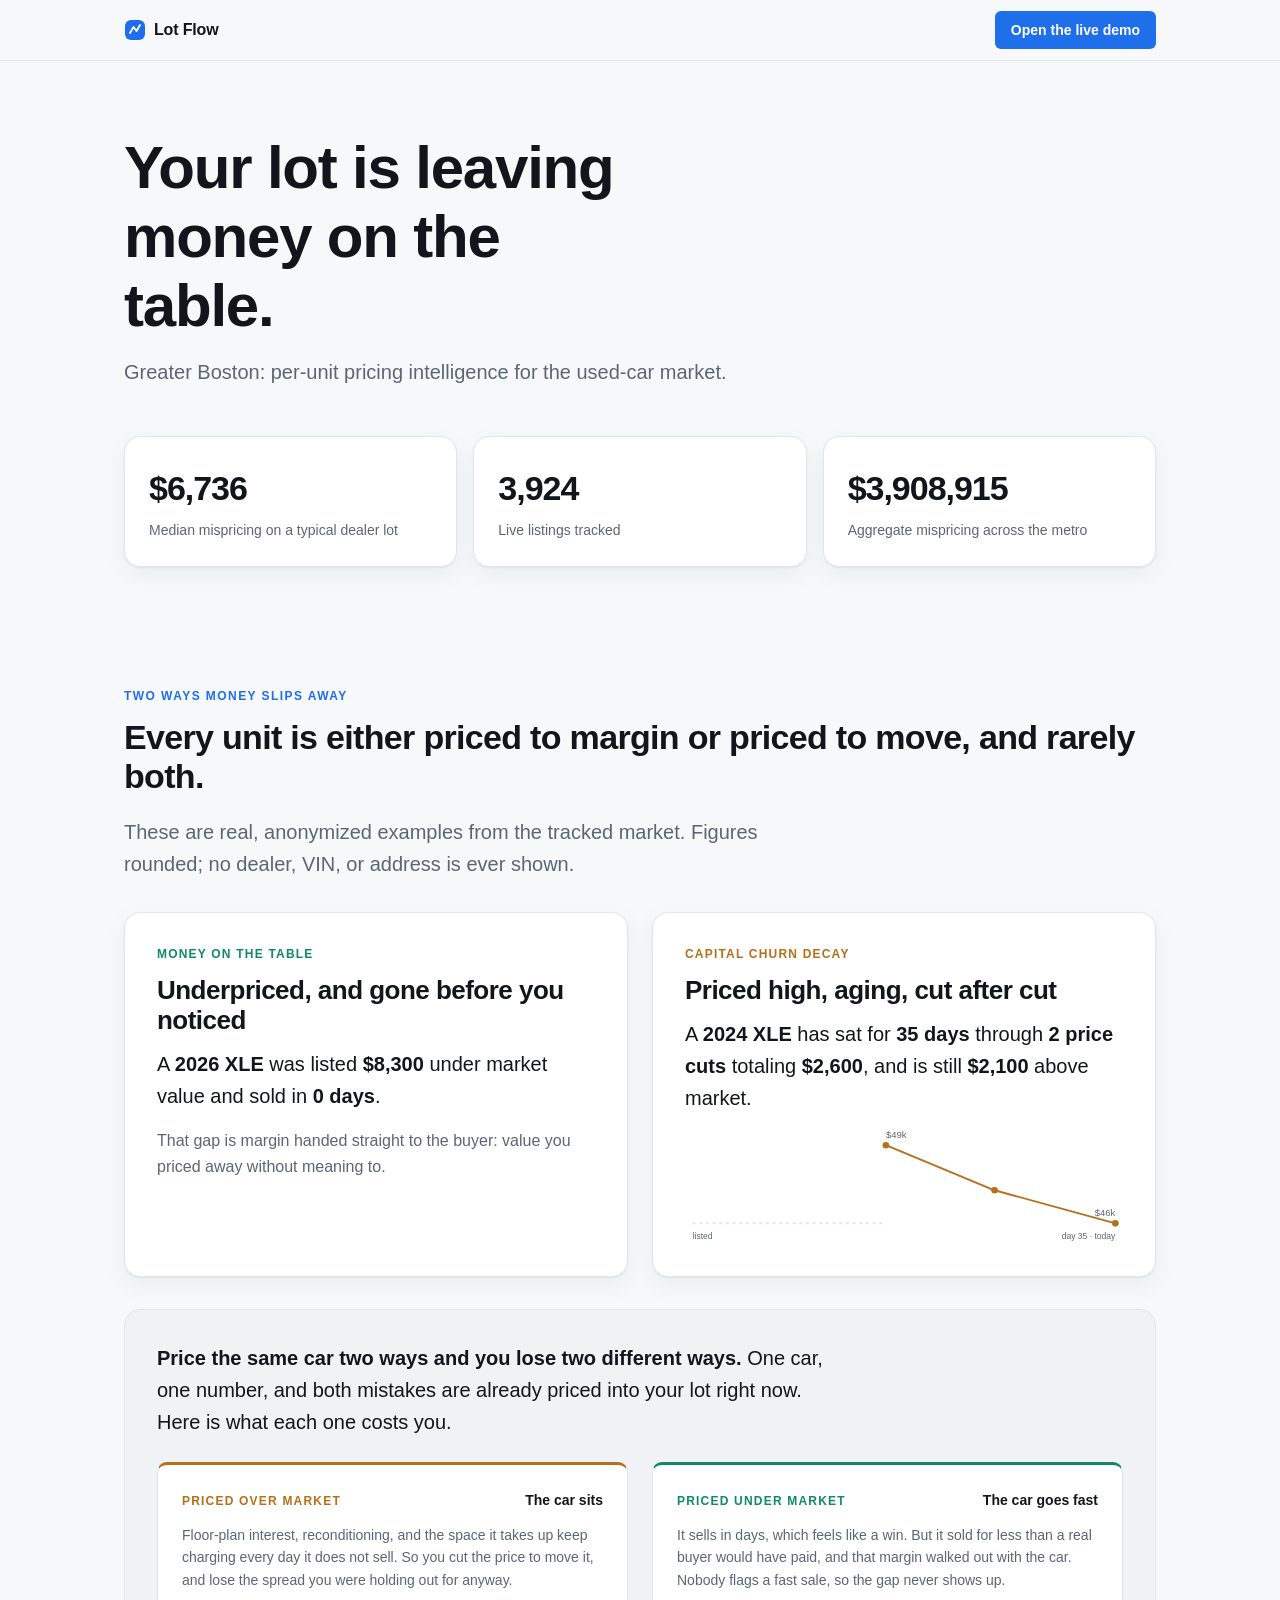
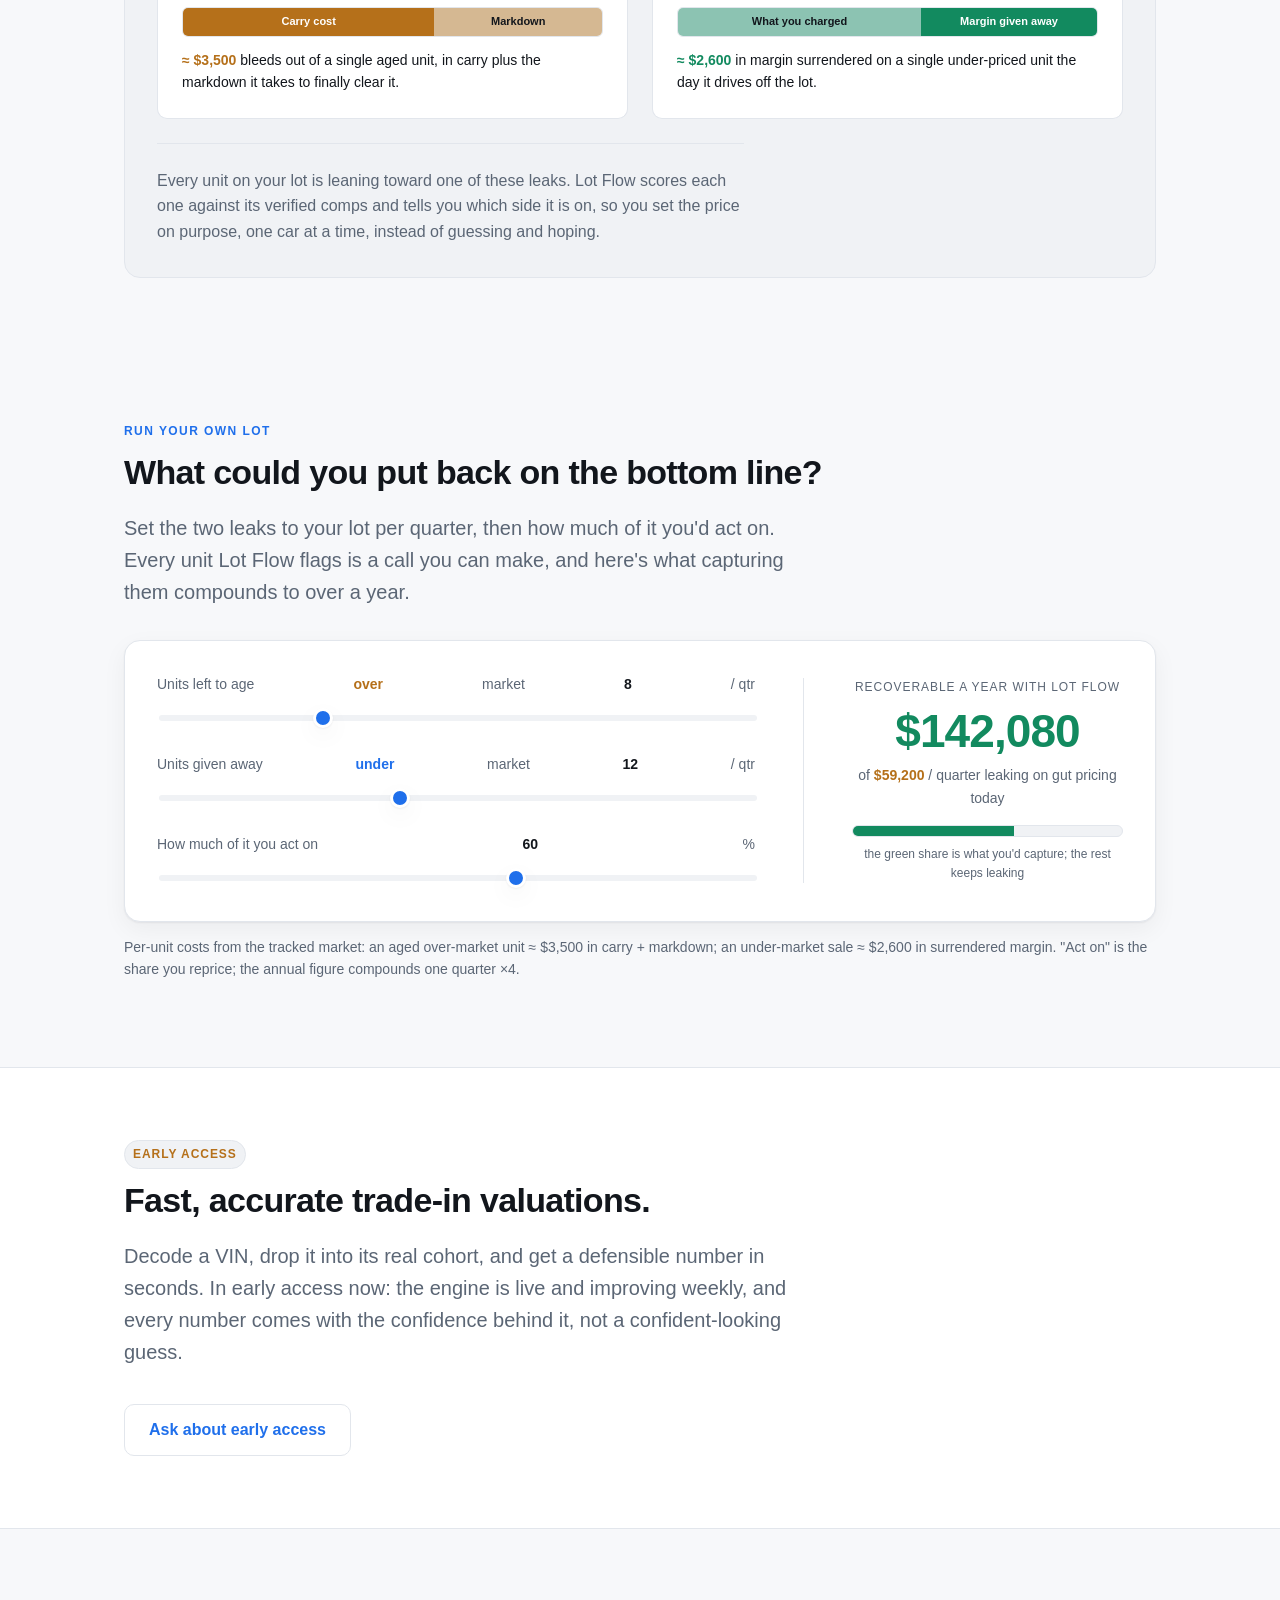
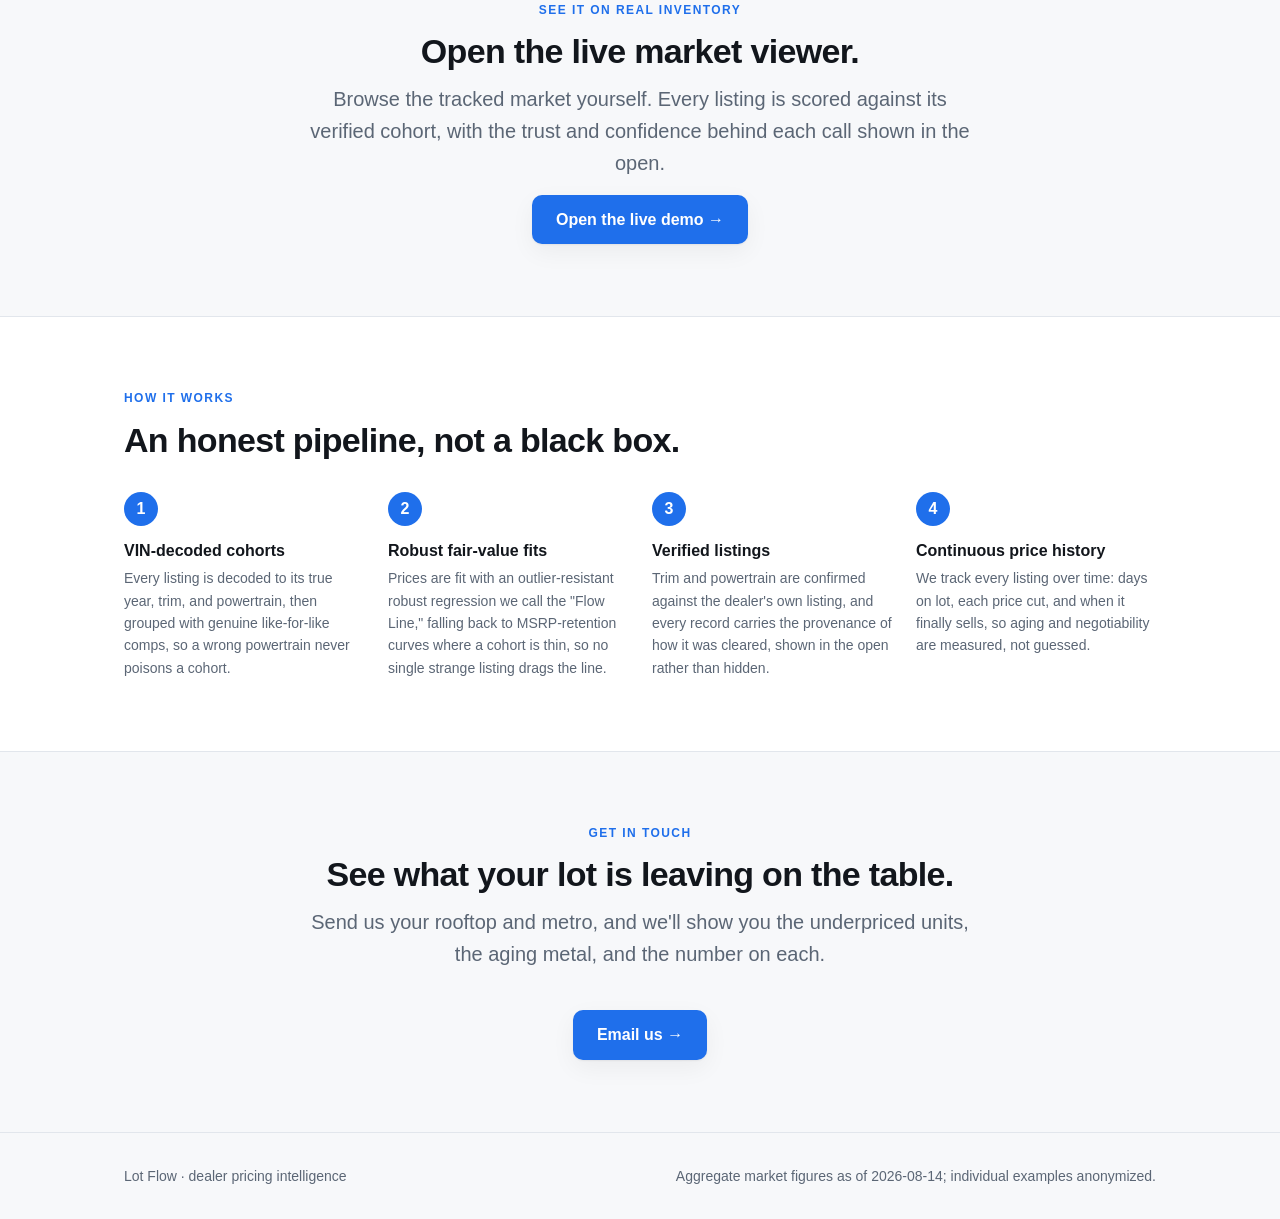
<file: pitch/index.html>
<!doctype html>
<html lang="en">
<head>
<meta charset="utf-8">
<meta name="viewport" content="width=device-width, initial-scale=1">
<title>Stop leaving money on the lot | dealer pricing intelligence</title>
<meta name="description" content="Per-unit pricing intelligence for used-car dealers: find the units you have underpriced, the aging metal tying up your capital, and price each one to margin or to move.">
<link rel="stylesheet" href="pitch.css">
</head>
<body>

<header class="site-head">
  <div class="wrap">
    <span class="brand">
      <svg width="22" height="22" viewbox="0 0 22 22" aria-hidden="true">
        <rect x="1" y="1" width="20" height="20" rx="6" fill="var(--accent)"></rect>
        <path d="M6 14 L9.5 8 L12.5 12 L16 6" fill="none" stroke="var(--accent-ink)" stroke-width="1.8" stroke-linecap="round" stroke-linejoin="round"></path>
      </svg>
      Lot Flow
    </span>
    <a class="nav-cta" href="../app/" target="_blank" rel="noopener">Open the live demo</a>
  </div>
</header>

<!-- ============================ HERO ============================ -->
<section class="hero">
  <div class="wrap">
    <h1>Your lot is leaving money on the table.</h1>
    <p class="lead" id="hero-region">Per-unit pricing intelligence for the used-car market.</p>

    <div class="stat-row">
      <div class="stat">
        <div class="num" id="stat-median">—</div>
        <div class="lbl">Median mispricing on a typical dealer lot</div>
      </div>
      <div class="stat">
        <div class="num" id="stat-listings">—</div>
        <div class="lbl">Live listings tracked</div>
      </div>
      <div class="stat">
        <div class="num" id="stat-aggregate">—</div>
        <div class="lbl">Aggregate mispricing across the metro</div>
      </div>
    </div>
  </div>
</section>

<!-- ============================ VIGNETTES ============================ -->
<section>
  <div class="wrap">
    <p class="section-tag">Two ways money slips away</p>
    <h2>Every unit is either priced to margin or priced to move, and rarely both.</h2>
    <p class="lead">These are real, anonymized examples from the tracked market. Figures rounded; no dealer, VIN, or address is ever shown.</p>

    <div class="cards" style="margin-top:var(--s6)">

      <!-- Money on the table: an underpriced unit that sold fast -->
      <div class="card profit">
        <div class="kicker">Money on the table</div>
        <h3 id="profit-title">Underpriced, and gone before you noticed</h3>
        <div id="profit-dynamic">
          <p class="vignette-headline">
            A <b id="profit-vehicle">unit</b> was listed
            <b id="profit-under">—</b> under market value and sold in
            <b id="profit-days">—</b>.
          </p>
          <p class="muted">That gap is margin handed straight to the buyer: value you priced away without meaning to.</p>
        </div>
        <p id="profit-empty" class="muted hidden">
          No fast-selling underpriced units in the current window. The moment one appears, it surfaces here first.
        </p>
      </div>

      <!-- Capital churn decay: an overpriced aging unit that keeps getting cut -->
      <div class="card aging">
        <div class="kicker">Capital churn decay</div>
        <h3 id="aging-title">Priced high, aging, cut after cut</h3>
        <div id="aging-dynamic">
          <p class="vignette-headline">
            A <b id="aging-vehicle">unit</b> has sat for
            <b id="aging-days">—</b> through
            <b id="aging-cuts">—</b> totaling
            <b id="aging-markdown">—</b>, and is still
            <b id="aging-over">—</b> above market.
          </p>
          <div class="timeline" id="aging-timeline" aria-label="price-cut timeline"></div>
        </div>
        <p id="aging-empty" class="muted hidden">
          No deeply-aged, repeatedly-cut units in the current window. The timeline lights up the moment one crosses the line.
        </p>
      </div>
    </div>

    <div class="arbitrate">
      <p class="arb-intro"><b>Price the same car two ways and you lose two different ways.</b> One car, one number,
      and both mistakes are already priced into your lot right now. Here is what each one costs you.</p>

      <div class="leaks">

        <!-- Leak 1: priced over market -> carry + markdown -->
        <div class="leak over">
          <div class="leak-head">
            <span class="leak-tag">Priced over market</span>
            <span class="leak-verdict">The car sits</span>
          </div>
          <p class="leak-mech">Floor-plan interest, reconditioning, and the space it takes up keep charging every
          day it does not sell. So you cut the price to move it, and lose the spread you were holding out for anyway.</p>
          <div class="leak-bar" aria-hidden="true">
            <span class="seg carry" style="width:60%"><b>Carry cost</b></span>
            <span class="seg markdown" style="width:40%"><b>Markdown</b></span>
          </div>
          <div class="leak-cost"><b>≈ $3,500</b> bleeds out of a single aged unit, in carry plus the markdown it takes to finally clear it.</div>
        </div>

        <!-- Leak 2: priced under market -> surrendered margin -->
        <div class="leak under">
          <div class="leak-head">
            <span class="leak-tag">Priced under market</span>
            <span class="leak-verdict">The car goes fast</span>
          </div>
          <p class="leak-mech">It sells in days, which feels like a win. But it sold for less than a real buyer would
          have paid, and that margin walked out with the car. Nobody flags a fast sale, so the gap never shows up.</p>
          <div class="leak-bar" aria-hidden="true">
            <span class="seg kept"><b>What you charged</b></span>
            <span class="seg given"><b>Margin given away</b></span>
          </div>
          <div class="leak-cost"><b>≈ $2,600</b> in margin surrendered on a single under-priced unit the day it drives off the lot.</div>
        </div>

      </div>

      <p class="arb-verdict">Every unit on your lot is leaning toward one of these leaks. Lot Flow scores each one
      against its verified comps and tells you which side it is on, so you set the price on purpose, one car at a time,
      instead of guessing and hoping.</p>
    </div>
  </div>
</section>

<!-- ============================ OPTIMIZER ============================ -->
<section>
  <div class="wrap">
    <p class="section-tag">Run your own lot</p>
    <h2>What could you put back on the bottom line?</h2>
    <p class="lead">Set the two leaks to your lot per quarter, then how much of it you'd act on. Every unit Lot Flow flags is a call you can make, and here's what capturing them compounds to over a year.</p>

    <div class="optimizer">
      <div class="opt-controls">
        <div class="opt-slider">
          <label>Units left to age <b class="over">over</b> market <span class="opt-v" id="opt-over-val">8</span> / qtr</label>
          <input type="range" id="opt-over" min="0" max="30" value="8" aria-label="units aged over market per quarter">
        </div>
        <div class="opt-slider">
          <label>Units given away <b class="under">under</b> market <span class="opt-v" id="opt-under-val">12</span> / qtr</label>
          <input type="range" id="opt-under" min="0" max="30" value="12" aria-label="units given away under market per quarter">
        </div>
        <div class="opt-slider">
          <label>How much of it you act on <span class="opt-v" id="opt-capture-val">60</span>%</label>
          <input type="range" id="opt-capture" min="0" max="100" value="60" step="5" aria-label="share you reprice">
        </div>
      </div>
      <div class="opt-readout">
        <div class="opt-lab">Recoverable a year with Lot Flow</div>
        <div class="opt-big" id="opt-year">$142,080</div>
        <div class="opt-sub">of <b id="opt-leak">$59,200</b> / quarter leaking on gut pricing today</div>
        <div class="opt-meter"><span id="opt-fill"></span></div>
        <div class="opt-legend">the green share is what you'd capture; the rest keeps leaking</div>
      </div>
    </div>
    <p class="tiny muted">Per-unit costs from the tracked market: an aged over-market unit ≈ $3,500 in carry + markdown; an under-market sale ≈ $2,600 in surrendered margin. "Act on" is the share you reprice; the annual figure compounds one quarter &times;4.</p>
  </div>
</section>

<!-- ============================ TRADE-IN ============================ -->
<section class="band">
  <div class="wrap">
    <span class="badge-soft">Early access</span>
    <h2>Fast, accurate trade-in valuations.</h2>
    <p class="lead">Decode a VIN, drop it into its real cohort, and get a defensible number in seconds.
    In early access now: the engine is live and improving weekly, and every number comes with the confidence
    behind it, not a confident-looking guess.</p>
    <a class="cta-secondary" href="mailto:enpowerenergy@proton.me?subject=Lot%20Flow%20%E2%80%94%20trade-in%20early%20access">Ask about early access</a>
  </div>
</section>

<!-- ============================ DEMO CTA ============================ -->
<section>
  <div class="wrap" style="text-align:center">
    <p class="section-tag" style="text-align:center">See it on real inventory</p>
    <h2>Open the live market viewer.</h2>
    <p class="lead" style="margin:var(--s3) auto 0">Browse the tracked market yourself. Every listing is scored against its
    verified cohort, with the trust and confidence behind each call shown in the open.</p>
    <div><a class="cta-big" href="../app/" target="_blank" rel="noopener">Open the live demo &rarr;</a></div>
  </div>
</section>

<!-- ============================ HOW IT WORKS ============================ -->
<section class="band">
  <div class="wrap">
    <p class="section-tag">How it works</p>
    <h2>An honest pipeline, not a black box.</h2>
    <div class="steps">
      <div class="step">
        <div class="n">1</div>
        <h4>VIN-decoded cohorts</h4>
        <p>Every listing is decoded to its true year, trim, and powertrain, then grouped with genuine like-for-like comps, so a wrong powertrain never poisons a cohort.</p>
      </div>
      <div class="step">
        <div class="n">2</div>
        <h4>Robust fair-value fits</h4>
        <p>Prices are fit with an outlier-resistant robust regression we call the "Flow Line," falling back to MSRP-retention curves where a cohort is thin, so no single strange listing drags the line.</p>
      </div>
      <div class="step">
        <div class="n">3</div>
        <h4>Verified listings</h4>
        <p>Trim and powertrain are confirmed against the dealer's own listing, and every record carries the provenance of how it was cleared, shown in the open rather than hidden.</p>
      </div>
      <div class="step">
        <div class="n">4</div>
        <h4>Continuous price history</h4>
        <p>We track every listing over time: days on lot, each price cut, and when it finally sells, so aging and negotiability are measured, not guessed.</p>
      </div>
    </div>
  </div>
</section>

<!-- ============================ CONTACT ============================ -->
<section>
  <div class="wrap contact">
    <p class="section-tag" style="text-align:center">Get in touch</p>
    <h2>See what your lot is leaving on the table.</h2>
    <p class="lead">Send us your rooftop and metro, and we'll show you the underpriced units, the aging metal, and the number on each.</p>
    <div>
      <a class="cta-big" href="mailto:enpowerenergy@proton.me?subject=Lot%20Flow%20%E2%80%94%20dealer%20pricing%20intelligence">Email us &rarr;</a>
    </div>
  </div>
</section>

<footer>
  <div class="wrap">
    <span>Lot Flow · dealer pricing intelligence</span>
    <span class="muted" id="foot-generated">Aggregate market figures; individual examples anonymized.</span>
  </div>
</footer>

<script>
// Zero external origins. Fetch the generated stats.json and fill placeholders. Any missing
// figure degrades to an em dash; an empty vignette category hides its dynamic bits and shows
// an honest fallback line. Nothing here talks to the network beyond same-origin stats.json.
(function () {
  var $ = function (id) { return document.getElementById(id); };
  var money = function (n) {
    if (n == null || isNaN(n)) return "—";
    return "$" + Math.round(n).toLocaleString("en-US");
  };
  var num = function (n) { return (n == null || isNaN(n)) ? "—" : Math.round(n).toLocaleString("en-US"); };
  var vehLabel = function (v) {
    return [v.year, (v.trim || "").toString(), v.powertrain && v.powertrain !== "gas" ? v.powertrain : ""]
      .filter(Boolean).join(" ").trim() || "unit";
  };

  fetch("../stats.json").then(function (r) { return r.json(); }).then(function (s) {
    var metro = s.metro || {};
    var totals = s.totals || {};

    // hero
    if (s.region) $("hero-region").textContent =
      s.region + ": per-unit pricing intelligence for the used-car market.";
    $("stat-median").textContent = money(metro.medianLotMoneyOnTable);
    $("stat-listings").textContent = num(totals.listings);
    $("stat-aggregate").textContent = money(metro.aggregateMispricing);
    if (s.generatedAt) $("foot-generated").textContent =
      "Aggregate market figures as of " + s.generatedAt + "; individual examples anonymized.";

    var vg = s.vignettes || {};

    // ---- profit vignette ----
    var p = (vg.profit || [])[0];
    if (p) {
      $("profit-vehicle").textContent = vehLabel(p);
      $("profit-under").textContent = money(p.underBy);
      $("profit-days").textContent = num(p.daysToGone) + (p.daysToGone === 1 ? " day" : " days");
    } else {
      $("profit-dynamic").classList.add("hidden");
      $("profit-empty").classList.remove("hidden");
    }

    // ---- aging vignette ----
    var a = (vg.aging || [])[0];
    if (a) {
      $("aging-vehicle").textContent = vehLabel(a);
      $("aging-days").textContent = num(a.listedDays) + (a.listedDays === 1 ? " day" : " days");
      $("aging-cuts").textContent = num(a.cuts) + (a.cuts === 1 ? " price cut" : " price cuts");
      $("aging-markdown").textContent = money(a.markdownTotal);
      $("aging-over").textContent = money(a.stillOverBy);
      drawTimeline($("aging-timeline"), a.dropSeries || [], a.listedDays);
    } else {
      $("aging-dynamic").classList.add("hidden");
      $("aging-empty").classList.remove("hidden");
    }
  }).catch(function () {
    // stats.json missing/unreadable: leave em-dash placeholders, hide dynamic vignette bits.
    $("profit-dynamic").classList.add("hidden");
    $("profit-empty").classList.remove("hidden");
    $("aging-dynamic").classList.add("hidden");
    $("aging-empty").classList.remove("hidden");
  });

  // Build a tiny inline-SVG price timeline over the FULL days-on-lot. Our tracked price points are
  // anchored to when we first saw the car (0..~30d), but the unit has actually been listed
  // `listedDays` total — so we offset the tracked points to sit at the END of a 0..listedDays axis
  // (the recent window we observed) and dash in the earlier, untracked stretch. Without this the
  // graph stopped at ~day 31 while the headline said "106 days" — the two now agree.
  function drawTimeline(host, series, listedDays) {
    if (!host || !series || series.length < 2) { if (host) host.remove(); return; }
    var W = 460, H = 120, padL = 8, padR = 8, padT = 16, padB = 22;
    var days = series.map(function (d) { return d.day; });
    var prices = series.map(function (d) { return d.price; });
    var dMax = Math.max.apply(null, days);
    var total = (listedDays && listedDays > dMax) ? listedDays : dMax;
    var offset = total - dMax;                    // shift tracked points to the recent end
    var onLot = series.map(function (d) { return d.day + offset; });
    var pMin = Math.min.apply(null, prices), pMax = Math.max.apply(null, prices);
    var xSpan = total || 1, pSpan = (pMax - pMin) || 1;
    var x = function (d) { return padL + d / xSpan * (W - padL - padR); };
    var y = function (p) { return padT + (1 - (p - pMin) / pSpan) * (H - padT - padB); };
    var base = H - padB;

    var svg = '<svg viewBox="0 0 ' + W + ' ' + H + '" role="img">';
    // the stretch it sat before we started tracking — dashed, so 106 days reads as 106 days
    if (offset > 0) {
      svg += '<line x1="' + x(0) + '" y1="' + base + '" x2="' + x(onLot[0]) + '" y2="' + base +
             '" stroke="var(--border)" stroke-width="2" stroke-dasharray="3 4"/>';
    }
    var pts = onLot.map(function (d, i) { return x(d) + "," + y(prices[i]); }).join(" ");
    svg += '<polyline points="' + pts + '" fill="none" stroke="var(--warn)" stroke-width="2" stroke-linejoin="round"/>';
    onLot.forEach(function (d, i) {
      var cx = x(d), cy = y(prices[i]);
      svg += '<circle cx="' + cx + '" cy="' + cy + '" r="3.5" fill="var(--warn)"/>';
      // label only the first + last tracked price so the clustered recent points stay legible
      if (i === 0 || i === onLot.length - 1) {
        svg += '<text x="' + cx + '" y="' + (cy - 8) + '" text-anchor="' + (i === 0 ? 'start' : 'end') +
               '" font-size="10" fill="var(--muted)">$' + Math.round(prices[i] / 1000) + 'k</text>';
      }
    });
    svg += '<text x="' + x(0) + '" y="' + (H - 6) + '" text-anchor="start" font-size="9" fill="var(--muted)">listed</text>';
    svg += '<text x="' + x(total) + '" y="' + (H - 6) + '" text-anchor="end" font-size="9" fill="var(--muted)">day ' + total + ' · today</text>';
    svg += '</svg>';
    host.innerHTML = svg;
  }

  // ---- optimizer: user-changeable levers → what capturing them compounds to ----
  var OVER = 3500, UNDER = 2600;   // per-unit: aged over-market carry+markdown / under-market margin
  var ov = $("opt-over"), un = $("opt-under"), cap = $("opt-capture");
  if (ov && un && cap) {
    var upd = function () {
      var a = +ov.value, b = +un.value, c = +cap.value / 100;
      $("opt-over-val").textContent = a;
      $("opt-under-val").textContent = b;
      $("opt-capture-val").textContent = +cap.value;
      var leakQ = a * OVER + b * UNDER;
      var recoverYr = leakQ * c * 4;                 // compound the quarter across the year
      $("opt-leak").textContent = money(leakQ);
      $("opt-year").textContent = money(recoverYr);
      $("opt-fill").style.width = Math.round(c * 100) + "%";
    };
    ov.oninput = un.oninput = cap.oninput = upd;
    upd();
  }
})();
</script>

</body>
</html>
</file>
<file: pitch/pitch.css>
/* pitch.css — public pitch page. Zero external origins: system fonts, no webfonts, no CDNs.
   Light default, dark via prefers-color-scheme. All theming through design tokens. */

:root {
  /* color */
  --bg: #f7f8fa;
  --surface: #ffffff;
  --surface-2: #f0f2f5;
  --border: #e2e6ec;
  --text: #12161c;
  --muted: #5b6675;
  --accent: #1f6feb;
  --accent-ink: #ffffff;
  --good: #128a5f;
  --warn: #b5701a;
  --shadow: 0 1px 2px rgba(16, 22, 28, .06), 0 8px 24px rgba(16, 22, 28, .05);

  /* spacing ramp */
  --s1: 4px;  --s2: 8px;  --s3: 12px; --s4: 16px;
  --s5: 24px; --s6: 32px; --s7: 48px; --s8: 72px; --s9: 112px;

  /* radius */
  --r1: 6px; --r2: 10px; --r3: 16px; --r4: 24px;

  /* type ramp */
  --t-xs: 12px; --t-sm: 14px; --t-md: 16px; --t-lg: 20px;
  --t-xl: 26px; --t-2xl: 34px; --t-3xl: 46px; --t-4xl: 60px;

  --maxw: 1080px;
  --font: -apple-system, BlinkMacSystemFont, "Segoe UI", Roboto, Helvetica, Arial,
          "Apple Color Emoji", "Segoe UI Emoji", sans-serif;
}

@media (prefers-color-scheme: dark) {
  :root {
    --bg: #0c0e12;
    --surface: #14171d;
    --surface-2: #1b1f27;
    --border: #262c37;
    --text: #e8ebef;
    --muted: #97a1b0;
    --accent: #4d8dff;
    --accent-ink: #08101f;
    --good: #35c48c;
    --warn: #e0a852;
    --shadow: 0 1px 2px rgba(0, 0, 0, .3), 0 12px 32px rgba(0, 0, 0, .35);
  }
}

* { box-sizing: border-box; }

html { scroll-behavior: smooth; }

body {
  margin: 0;
  background: var(--bg);
  color: var(--text);
  font-family: var(--font);
  font-size: var(--t-md);
  line-height: 1.6;
  -webkit-font-smoothing: antialiased;
}

a { color: var(--accent); text-decoration: none; }
a:hover { text-decoration: underline; }

.wrap { max-width: var(--maxw); margin: 0 auto; padding: 0 var(--s5); }

/* ---- header ---- */
.site-head {
  position: sticky; top: 0; z-index: 10;
  background: color-mix(in srgb, var(--bg) 88%, transparent);
  backdrop-filter: saturate(1.4) blur(8px);
  border-bottom: 1px solid var(--border);
}
.site-head .wrap {
  display: flex; align-items: center; justify-content: space-between;
  height: 60px;
}
.brand { display: flex; align-items: center; gap: var(--s2); font-weight: 650; letter-spacing: -.01em; }
.brand svg { display: block; }
.nav-cta {
  font-size: var(--t-sm); font-weight: 600;
  padding: var(--s2) var(--s4); border-radius: var(--r1);
  background: var(--accent); color: var(--accent-ink);
}
.nav-cta:hover { text-decoration: none; filter: brightness(1.05); }

/* ---- sections ---- */
section { padding: var(--s8) 0; }
.section-tag {
  text-transform: uppercase; letter-spacing: .12em; font-size: var(--t-xs);
  font-weight: 700; color: var(--accent); margin: 0 0 var(--s3);
}
h1, h2, h3 { letter-spacing: -.02em; line-height: 1.15; margin: 0; }
h2 { font-size: var(--t-2xl); margin-bottom: var(--s3); }
.lead { color: var(--muted); font-size: var(--t-lg); max-width: 60ch; }

/* ---- hero ---- */
.hero { padding-top: var(--s8); padding-bottom: var(--s7); }
.hero h1 { font-size: var(--t-4xl); max-width: 16ch; }
.hero .lead { margin-top: var(--s4); }
@media (max-width: 640px) { .hero h1 { font-size: var(--t-3xl); } }

.stat-row {
  display: grid; grid-template-columns: repeat(3, 1fr); gap: var(--s4);
  margin-top: var(--s7);
}
@media (max-width: 720px) { .stat-row { grid-template-columns: 1fr; } }
.stat {
  background: var(--surface); border: 1px solid var(--border);
  border-radius: var(--r3); padding: var(--s5); box-shadow: var(--shadow);
}
.stat .num {
  font-size: var(--t-2xl); font-weight: 720; letter-spacing: -.03em;
  font-variant-numeric: tabular-nums;
}
.stat .lbl { color: var(--muted); font-size: var(--t-sm); margin-top: var(--s1); }

/* ---- cards ---- */
.cards { display: grid; grid-template-columns: 1fr 1fr; gap: var(--s5); }
@media (max-width: 820px) { .cards { grid-template-columns: 1fr; } }
.card {
  background: var(--surface); border: 1px solid var(--border);
  border-radius: var(--r3); padding: var(--s6); box-shadow: var(--shadow);
}
.card h3 { font-size: var(--t-xl); margin-bottom: var(--s2); }
.card .kicker {
  font-size: var(--t-xs); font-weight: 700; letter-spacing: .1em; text-transform: uppercase;
  margin-bottom: var(--s3);
}
.card.profit .kicker { color: var(--good); }
.card.aging .kicker { color: var(--warn); }
.vignette-headline { font-size: var(--t-lg); margin: var(--s3) 0; }
.vignette-headline b { font-variant-numeric: tabular-nums; }
.muted { color: var(--muted); }
.tiny { font-size: var(--t-sm); }
.chip {
  display: inline-block; padding: 2px var(--s2); border-radius: 999px;
  background: var(--surface-2); border: 1px solid var(--border);
  font-size: var(--t-xs); color: var(--muted); margin-right: var(--s1);
  font-variant-numeric: tabular-nums;
}
.timeline { margin-top: var(--s4); }
.timeline svg { width: 100%; height: auto; display: block; overflow: visible; }

.arbitrate {
  margin-top: var(--s6); padding: var(--s6);
  background: var(--surface-2); border-radius: var(--r3);
  border: 1px solid var(--border);
}
.arb-intro { margin: 0 0 var(--s5); font-size: var(--t-lg); max-width: 62ch; }
.arb-verdict { margin: var(--s5) 0 0; color: var(--muted); font-size: var(--t-md); max-width: 66ch; }
.arb-verdict::before {
  content: ""; display: block; height: 1px; background: var(--border);
  margin-bottom: var(--s5);
}

.leaks { display: grid; grid-template-columns: 1fr 1fr; gap: var(--s5); }
@media (max-width: 760px) { .leaks { grid-template-columns: 1fr; } }

.leak {
  background: var(--surface); border: 1px solid var(--border);
  border-radius: var(--r2); padding: var(--s5);
  border-top: 3px solid var(--border);
}
.leak.over  { border-top-color: var(--warn); }
.leak.under { border-top-color: var(--good); }
.leak-head { display: flex; align-items: baseline; justify-content: space-between; gap: var(--s3); flex-wrap: wrap; }
.leak-tag {
  font-size: var(--t-xs); font-weight: 700; letter-spacing: .1em; text-transform: uppercase;
}
.leak.over  .leak-tag { color: var(--warn); }
.leak.under .leak-tag { color: var(--good); }
.leak-verdict { font-size: var(--t-sm); font-weight: 650; color: var(--text); }
.leak-mech { margin: var(--s3) 0 var(--s4); font-size: var(--t-sm); color: var(--muted); }

/* the two-segment cost bar: proportion is illustrative, not to scale */
.leak-bar {
  display: flex; height: 30px; border-radius: var(--r1); overflow: hidden;
  border: 1px solid var(--border); margin-bottom: var(--s3);
}
.leak-bar .seg {
  display: flex; align-items: center; justify-content: center;
  font-size: 11px; font-weight: 650; color: var(--accent-ink);
  white-space: nowrap; padding: 0 var(--s2); min-width: 0; overflow: hidden;
}
.leak-bar .seg b { font-weight: 650; overflow: hidden; text-overflow: ellipsis; }
.leak.over  .seg.carry    { background: var(--warn); }
.leak.over  .seg.markdown { background: color-mix(in srgb, var(--warn) 45%, var(--surface-2)); color: var(--text); }
.leak.under .seg.kept  { background: color-mix(in srgb, var(--good) 45%, var(--surface-2)); color: var(--text); flex: 1 1 auto; }
.leak.under .seg.given { background: var(--good); flex: 0 0 42%; }
.leak-cost { font-size: var(--t-sm); color: var(--text); }
.leak-cost b { font-variant-numeric: tabular-nums; }
.leak.over  .leak-cost b { color: var(--warn); }
.leak.under .leak-cost b { color: var(--good); }

/* ---- steps ---- */
.steps { display: grid; grid-template-columns: repeat(4, 1fr); gap: var(--s5); margin-top: var(--s6); }
@media (max-width: 820px) { .steps { grid-template-columns: 1fr 1fr; } }
@media (max-width: 460px) { .steps { grid-template-columns: 1fr; } }
.step .n {
  width: 34px; height: 34px; border-radius: 50%; display: grid; place-items: center;
  background: var(--accent); color: var(--accent-ink); font-weight: 700; margin-bottom: var(--s3);
}
.step h4 { margin: 0 0 var(--s1); font-size: var(--t-md); }
.step p { margin: 0; color: var(--muted); font-size: var(--t-sm); }

/* ---- trade-in / demo bands ---- */
.band { background: var(--surface); border-top: 1px solid var(--border); border-bottom: 1px solid var(--border); }
.badge-soft {
  display: inline-block; font-size: var(--t-xs); font-weight: 700; letter-spacing: .08em;
  text-transform: uppercase; color: var(--warn);
  border: 1px solid var(--border); background: var(--surface-2);
  padding: var(--s1) var(--s2); border-radius: 999px; margin-bottom: var(--s3);
}
.cta-big {
  display: inline-flex; align-items: center; gap: var(--s2);
  background: var(--accent); color: var(--accent-ink);
  font-size: var(--t-md); font-weight: 650;
  padding: var(--s3) var(--s5); border-radius: var(--r2); margin-top: var(--s4);
  box-shadow: var(--shadow);
}
.cta-big:hover { text-decoration: none; filter: brightness(1.05); }
.cta-secondary {
  display: inline-block; margin-top: var(--s4); font-weight: 600;
  padding: var(--s3) var(--s5); border-radius: var(--r2);
  border: 1px solid var(--border); background: var(--surface);
}
.cta-secondary:hover { text-decoration: none; border-color: var(--accent); }

/* ---- contact ---- */
.contact { text-align: center; }
.contact .lead { margin: var(--s3) auto var(--s5); }

/* ---- footer ---- */
footer {
  border-top: 1px solid var(--border); padding: var(--s6) 0;
  color: var(--muted); font-size: var(--t-sm);
}
footer .wrap { display: flex; justify-content: space-between; gap: var(--s4); flex-wrap: wrap; }

.hidden { display: none !important; }

/* ---- optimizer (Run your own lot) ---- */
.optimizer {
  display: grid; grid-template-columns: 1fr 320px; gap: var(--s7); align-items: center;
  margin-top: var(--s6); background: var(--surface); border: 1px solid var(--border);
  border-radius: var(--r3); padding: var(--s6); box-shadow: var(--shadow);
}
.opt-controls { display: flex; flex-direction: column; gap: var(--s5); }
.opt-slider label {
  display: flex; justify-content: space-between; align-items: baseline; gap: var(--s3);
  font-size: var(--t-sm); color: var(--muted); margin-bottom: var(--s2);
}
.opt-slider label b { font-weight: 600; }
.opt-slider .over { color: var(--warn); }
.opt-slider .under { color: var(--accent); }
.opt-slider .opt-v { font-weight: 700; color: var(--text); font-variant-numeric: tabular-nums; }
.opt-slider input[type=range] {
  -webkit-appearance: none; appearance: none; width: 100%; height: 6px; border-radius: 6px;
  background: var(--surface-2); outline: none; cursor: pointer;
}
.opt-slider input[type=range]::-webkit-slider-thumb {
  -webkit-appearance: none; width: 20px; height: 20px; border-radius: 50%;
  background: var(--accent); border: 3px solid var(--surface); box-shadow: var(--shadow); cursor: grab;
}
.opt-slider input[type=range]::-moz-range-thumb {
  width: 16px; height: 16px; border-radius: 50%; background: var(--accent);
  border: 3px solid var(--surface); cursor: grab;
}
.opt-slider input[type=range]:focus-visible { outline: 2px solid var(--accent); outline-offset: 4px; }
.opt-readout { text-align: center; border-left: 1px solid var(--border); padding-left: var(--s7); }
.opt-lab { font-size: var(--t-xs); text-transform: uppercase; letter-spacing: .08em; color: var(--muted); }
.opt-big {
  font-size: var(--t-3xl); font-weight: 800; color: var(--good); letter-spacing: -.02em;
  font-variant-numeric: tabular-nums; line-height: 1.1; margin: var(--s2) 0;
}
.opt-sub { font-size: var(--t-sm); color: var(--muted); }
.opt-sub b { color: var(--warn); font-variant-numeric: tabular-nums; }
.opt-meter {
  height: 12px; border-radius: 6px; background: var(--surface-2); overflow: hidden;
  border: 1px solid var(--border); margin: var(--s4) 0 var(--s2);
}
.opt-meter span { display: block; height: 100%; background: var(--good); transition: width .2s ease; }
.opt-legend { font-size: var(--t-xs); color: var(--muted); }
@media (max-width: 760px) {
  .optimizer { grid-template-columns: 1fr; gap: var(--s5); }
  .opt-readout { border-left: none; border-top: 1px solid var(--border); padding-left: 0; padding-top: var(--s5); }
}
</file>
